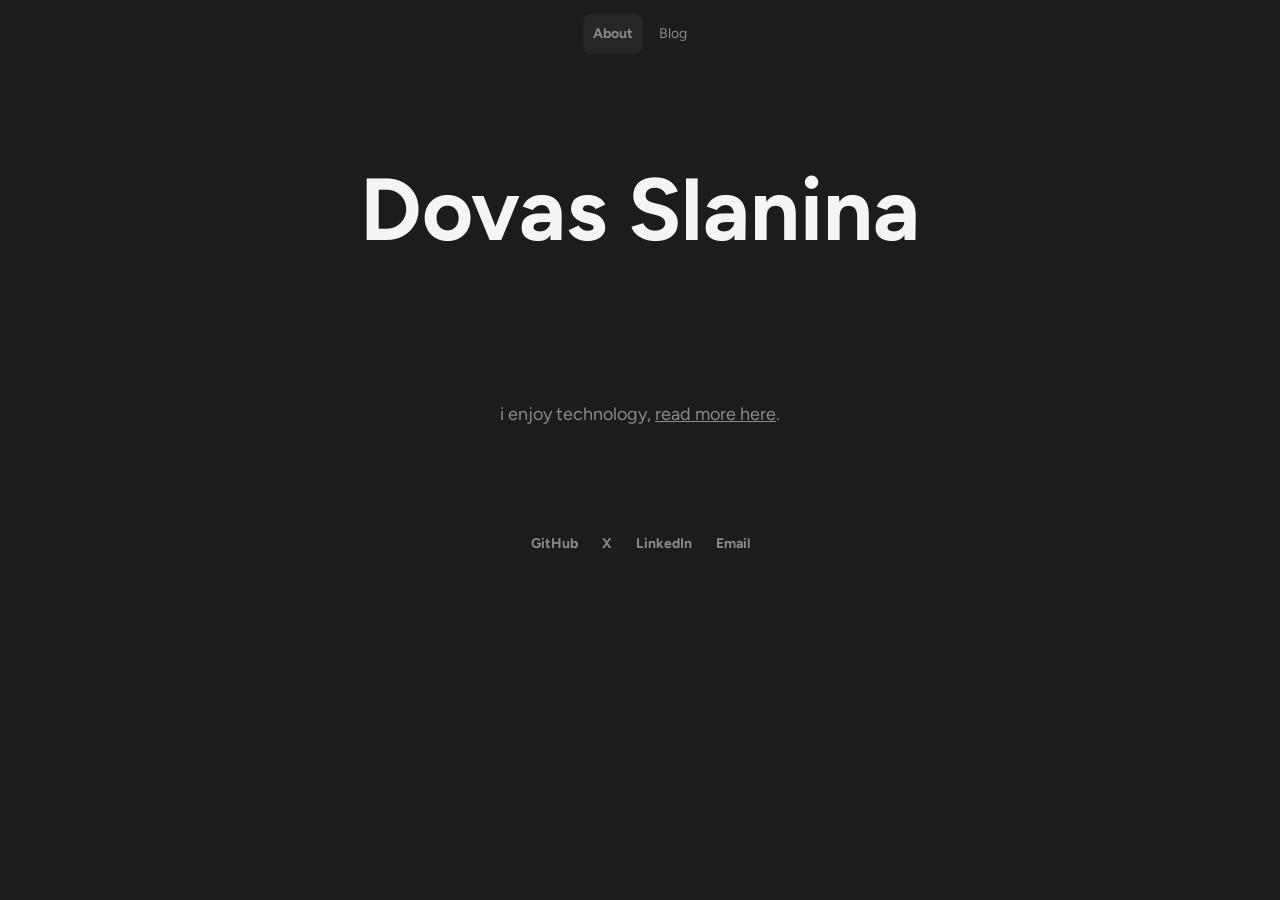
<file: index.html>
<!DOCTYPE html>
<html lang="en">
<head>
    <meta charset="UTF-8">
    <meta name="viewport" content="width=device-width, initial-scale=1.0">
    <title>Dovas - about</title>
    <meta name="description" content="Dovas is a software engineer in Switzerland building practical web products.">
    <link rel="canonical" href="https://dovas.net">
    <meta property="og:title" content="Dovas - Software Engineer">
    <meta property="og:description" content="Dovas is a software engineer in Switzerland building practical web products.">
    <meta property="og:type" content="website">
    <meta property="og:url" content="https://dovas.net">
    <meta property="og:image" content="https://dovas.net/assets/og-image.png">
    <meta name="twitter:card" content="summary_large_image">
    <meta name="twitter:title" content="Dovas - Software Engineer">
    <meta name="twitter:description" content="Dovas is a software engineer in Switzerland building practical web products.">
    <meta name="twitter:image" content="https://dovas.net/assets/og-image.png">
    <link rel="alternate" type="application/rss+xml" title="Dovas Blog" href="feed.xml">
    <link rel="icon" href="assets/favicon.svg" type="image/svg+xml">
    <link rel="icon" id="favicon" type="image/png">
    <link rel="preconnect" href="https://fonts.googleapis.com">
    <link rel="preconnect" href="https://fonts.gstatic.com" crossorigin>
    <link href="https://fonts.googleapis.com/css2?family=Figtree:wght@400;700&display=swap" rel="stylesheet">
    <link rel="stylesheet" href="style.css">
</head>
<body>
    <a class="skip-link" href="#main">Skip to content</a>

    <header class="site-header">
        <nav class="nav" aria-label="Primary navigation">
            <div class="nav-links">
                <a href="#about" aria-current="page">About</a>
                <a href="blog.html">Blog</a>
            </div>
        </nav>
    </header>

    <main id="main">
        <section class="hero" id="top" aria-labelledby="hero-title">
            <div class="hero-copy">
                <h1 id="hero-title">Dovas Slanina</h1>
            </div>
        </section>

        <section class="section section-grid" id="about">
            <div class="about-content">
                <p>i enjoy technology, <a href="blog.html">read more here</a>.</p>
            </div>
        </section>
    </main>

    <footer class="site-footer">
        <a href="https://github.com/dovas-net" target="_blank" rel="noopener">GitHub</a>
        <a href="https://x.com/nogp" target="_blank" rel="noopener">X</a>
        <a href="https://www.linkedin.com/in/dovas/" target="_blank" rel="noopener">LinkedIn</a>
        <a href="mailto:dovas@dovas.net">Email</a>
    </footer>

    <script type="application/ld+json">
{
    "@context": "https://schema.org",
    "@type": "Person",
    "name": "Dovas",
    "url": "https://dovas.net",
    "jobTitle": "Software Engineer",
    "address": {
        "@type": "PostalAddress",
        "addressLocality": "Switzerland"
    },
    "sameAs": [
        "https://github.com/dovas-net",
        "https://x.com/nogp",
        "https://www.linkedin.com/in/dovas/"
    ]
}
</script>
    <script src="main.js"></script>
</body>
</html>
</file>
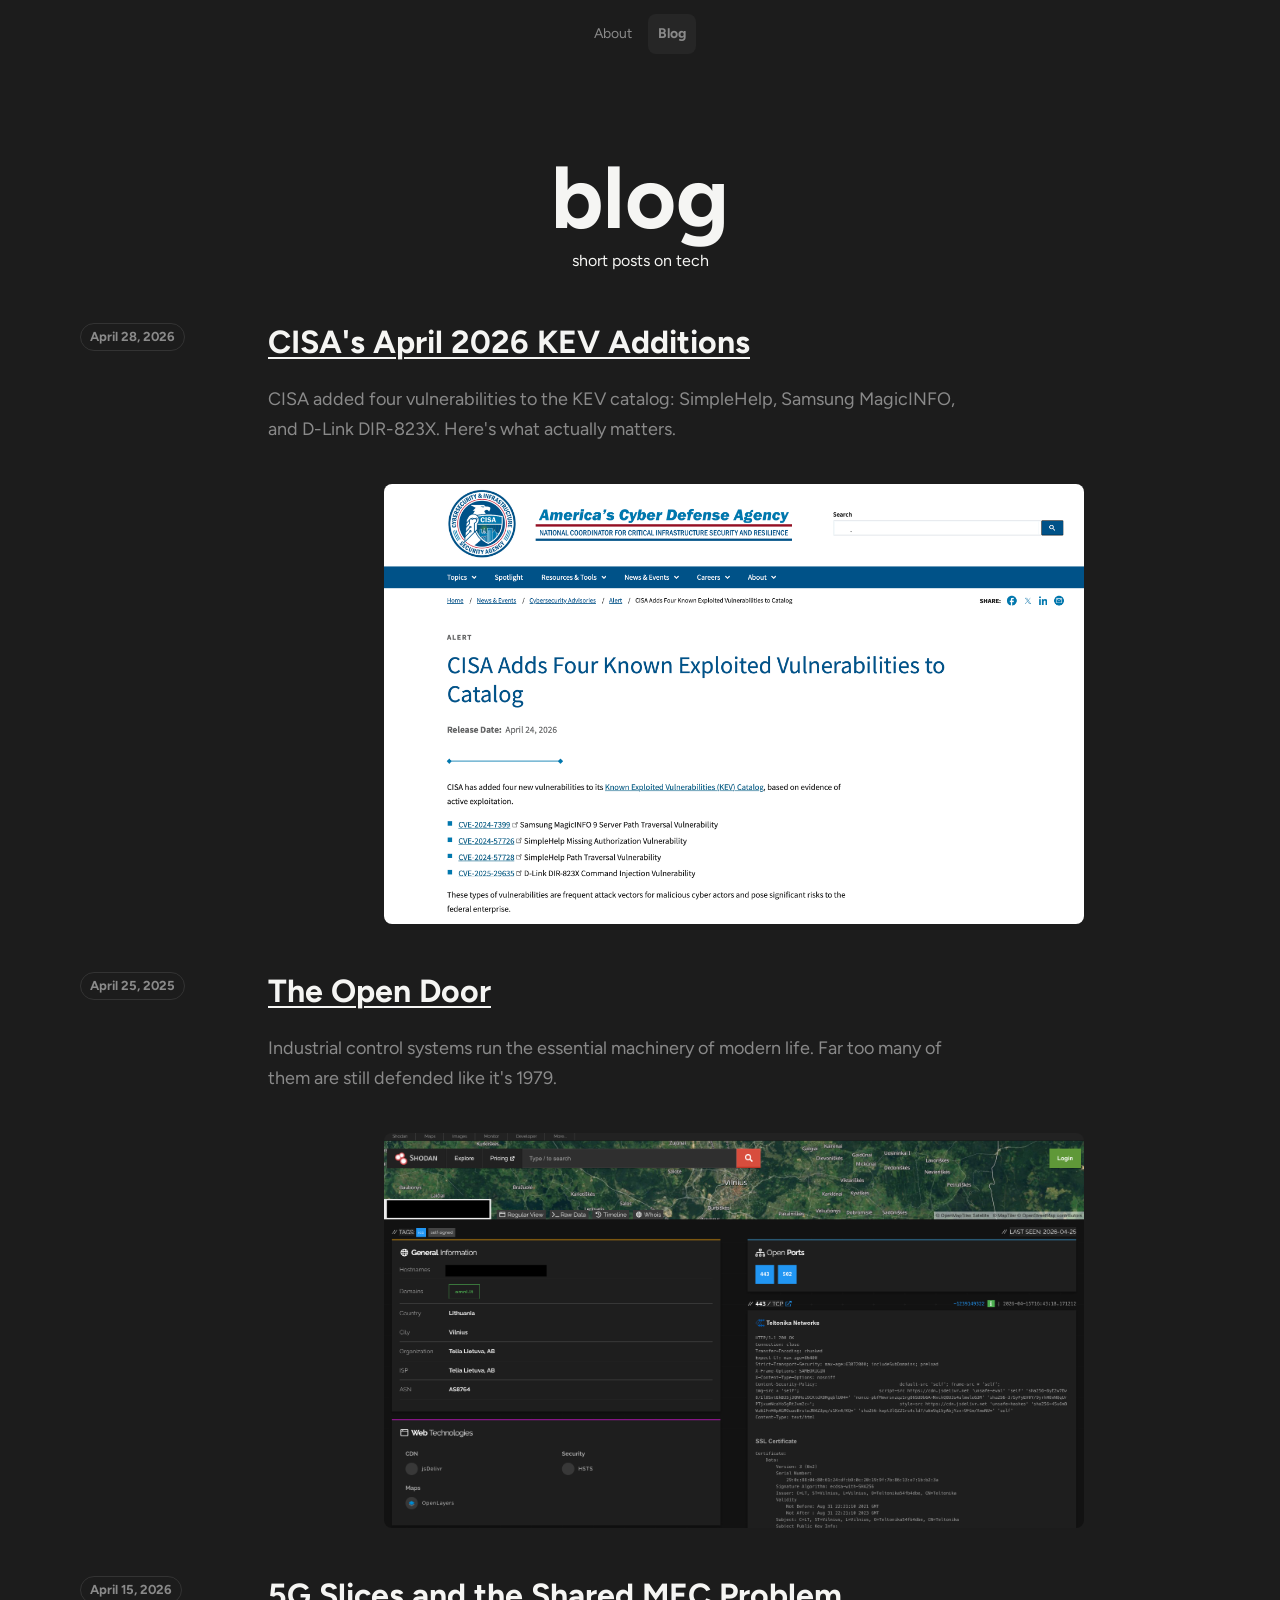
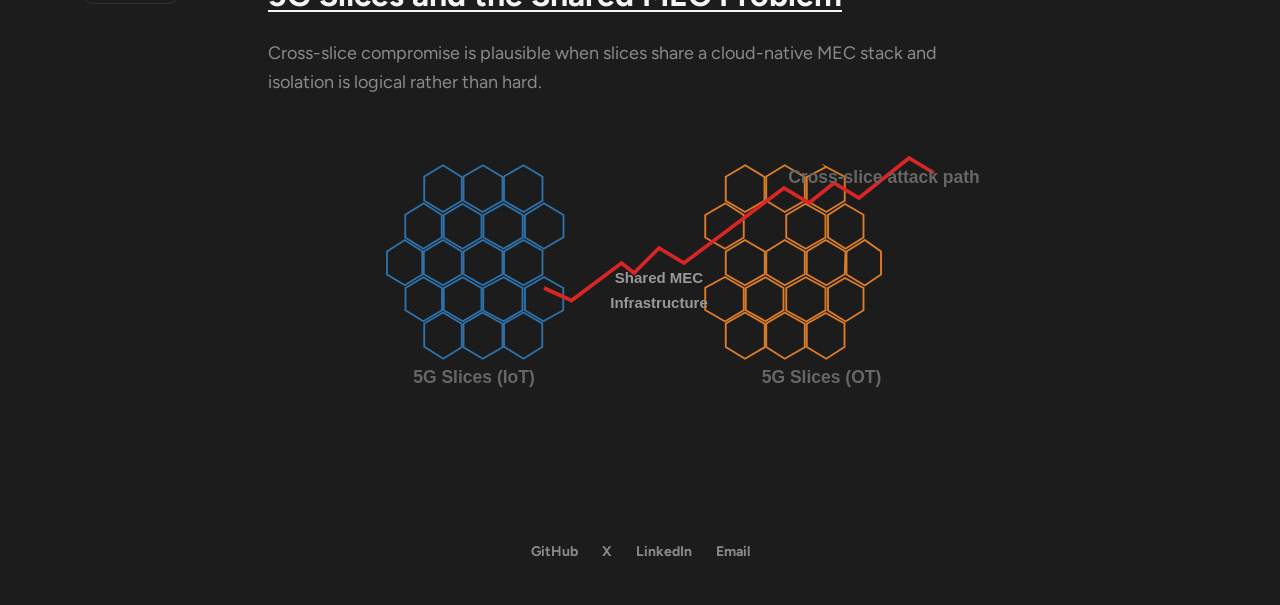
<file: blog.html>
<!DOCTYPE html>
<html lang="en">
<head>
    <meta charset="UTF-8">
    <meta name="viewport" content="width=device-width, initial-scale=1.0">
    <title>Dovas - blog</title>
    <meta name="description" content="Notes from the workbench.">
    <link rel="canonical" href="https://dovas.net/blog.html">
    <meta property="og:title" content="Blog - Dovas">
    <meta property="og:description" content="Notes from the workbench.">
    <meta property="og:type" content="website">
    <meta property="og:url" content="https://dovas.net/blog.html">
    <meta property="og:image" content="https://dovas.net/assets/og-image.png">
    <meta name="twitter:card" content="summary_large_image">
    <meta name="twitter:title" content="Blog - Dovas">
    <meta name="twitter:description" content="Notes from the workbench.">
    <meta name="twitter:image" content="https://dovas.net/assets/og-image.png">
    <link rel="alternate" type="application/rss+xml" title="Dovas Blog" href="../feed.xml">
    <link rel="icon" href="../assets/favicon.svg" type="image/svg+xml">
    <link rel="icon" id="favicon" type="image/png">
    <link rel="preconnect" href="https://fonts.googleapis.com">
    <link rel="preconnect" href="https://fonts.gstatic.com" crossorigin>
    <link href="https://fonts.googleapis.com/css2?family=Figtree:wght@400;700&display=swap" rel="stylesheet">
    <link rel="stylesheet" href="style.css">
</head>
<body>
    <a class="skip-link" href="#main">Skip to content</a>

    <header class="site-header">
        <nav class="nav" aria-label="Primary navigation">
            <div class="nav-links">
                <a href="index.html#about">About</a>
                <a href="blog.html" aria-current="page">Blog</a>
            </div>
        </nav>
    </header>

    <main id="main">
        <section class="section">
            <div class="blog-header">
                <div>
                    <h1>blog</h1>
                    <p>
                        short posts on tech
                    </p>
                </div>
            </div>

            <div class="post-list" style="margin-top: 48px;">
                <article class="post-row post-featured">
                    <div class="post-meta">
                        <span>April 28, 2026</span>
                    </div>
                    <div class="post-content">
                        <h2><a class="post-title-link" href="posts/cisa-kev-april-2026.html">CISA's April 2026 KEV Additions</a></h2>
                        <p class="post-excerpt">
                            CISA added four vulnerabilities to the KEV catalog: SimpleHelp, Samsung MagicINFO, and D-Link DIR-823X. Here's what actually matters.
                        </p>
                        <img src="assets/cisa-kev-april-2026.png" alt="CISA KEV catalog showing CVE-2024-57726, CVE-2024-57728, CVE-2024-7399, and CVE-2025-29635" width="840" height="476" loading="lazy" decoding="async">
                    </div>
                </article>

                <article class="post-row post-featured">
                    <div class="post-meta">
                        <span>April 25, 2025</span>
                    </div>
                    <div class="post-content">
                        <h2><a class="post-title-link" href="posts/ics-industrial-control-systems.html">The Open Door</a></h2>
                        <p class="post-excerpt">
                            Industrial control systems run the essential machinery of modern life. Far too many of them are still defended like it's 1979.
                        </p>
                        <img src="assets/shodan-teltonika-exposed.jpg" alt="Shodan showing exposed Teltonika device with ICS and self-signed tags" width="720" height="406" loading="lazy" decoding="async">
                    </div>
                </article>

                <article class="post-row post-featured">
                    <div class="post-meta">
                        <span>April 15, 2026</span>
                    </div>
                    <div class="post-content">
                        <h2><a class="post-title-link" href="posts/5g-slice-mec-pivoting.html">5G Slices and the Shared MEC Problem</a></h2>
                        <p class="post-excerpt">
                            Cross-slice compromise is plausible when slices share a cloud-native MEC stack and isolation is logical rather than hard.
                        </p>
                        <img src="assets/5g-mec-diagram.svg" alt="Diagram showing 5G network slices connecting through shared MEC infrastructure with cross-slice attack path" width="840" height="360" loading="lazy" decoding="async">
                    </div>
                </article>
            </div>
        </section>
    </main>

    <footer class="site-footer">
        <a href="https://github.com/dovas-net" target="_blank" rel="noopener">GitHub</a>
        <a href="https://x.com/nogp" target="_blank" rel="noopener">X</a>
        <a href="https://www.linkedin.com/in/dovas/" target="_blank" rel="noopener">LinkedIn</a>
        <a href="mailto:dovas@dovas.net">Email</a>
    </footer>

    <script type="application/ld+json">
{
    "@context": "https://schema.org",
    "@type": "Person",
    "name": "Dovas",
    "url": "https://dovas.net",
    "jobTitle": "Software Engineer",
    "address": {
        "@type": "PostalAddress",
        "addressLocality": "Switzerland"
    },
    "sameAs": [
        "https://github.com/dovas-net",
        "https://x.com/nogp",
        "https://www.linkedin.com/in/dovas/"
    ]
}
</script>
    <script src="main.js"></script>
</body>
</html>
</file>
<file: style.css>
*, *::before, *::after {
    box-sizing: border-box;
}

:root {
    --bg: #1c1c1c;
    --surface: #262626;
    --text: #f5f5f3;
    --muted: #8a8a8a;
    --line: #333333;
    --accent: #f5f5f3;
}

html {
    scroll-behavior: smooth;
}

body {
    margin: 0;
    min-width: 320px;
    background: var(--bg);
    color: var(--text);
    font-family: Figtree, ui-sans-serif, system-ui, -apple-system, BlinkMacSystemFont, "Segoe UI", sans-serif;
    font-size: 16px;
    line-height: 1.65;
    letter-spacing: 0;
    text-rendering: optimizeLegibility;
    -webkit-font-smoothing: antialiased;
}

a {
    color: inherit;
}

p, h1, h2, h3 {
    margin: 0;
}

.skip-link {
    position: absolute;
    left: 16px;
    top: 12px;
    z-index: 20;
    padding: 8px 10px;
    border-radius: 6px;
    background: var(--text);
    color: var(--bg);
    transform: translateY(-140%);
}

.skip-link:focus {
    transform: translateY(0);
}

.site-header {
    position: sticky;
    top: 0;
    z-index: 10;
    background: var(--bg);
}

.nav {
    width: min(1120px, calc(100% - 32px));
    min-height: 68px;
    margin: 0 auto;
    display: flex;
    align-items: center;
    justify-content: center;
    gap: 24px;
}

.brand {
    display: none;
}

.brand-mark {
    display: inline-grid;
    width: 34px;
    height: 34px;
    place-items: center;
    border-radius: 8px;
    background: var(--text);
    color: var(--bg);
    font-family: ui-monospace, SFMono-Regular, Menlo, Monaco, Consolas, "Liberation Mono", monospace;
    font-size: 15px;
}

.nav-links {
    display: flex;
    align-items: center;
    gap: 6px;
    color: var(--muted);
    font-size: 14px;
}

.nav-links a {
    padding: 8px 10px;
    border-radius: 8px;
    text-decoration: none;
}

.nav-links a[aria-current="page"] {
    background: var(--surface);
    font-weight: 700;
}

.nav-links a:hover,
.nav-links a:focus-visible {
    background: var(--surface);
    color: var(--text);
    outline: none;
}

.hero,
.section,
.site-footer {
    width: min(1120px, calc(100% - 32px));
    margin: 0 auto;
}

.hero {
    padding: 86px 0 74px;
}

.hero-copy {
    max-width: 720px;
    margin: 0 auto;
    text-align: center;
}

.eyebrow,
.section-label,
.card-meta,
.post-meta {
    color: var(--muted);
    font-size: 13px;
    font-weight: 700;
    line-height: 1.4;
}

h1 {
    margin-top: 12px;
    font-size: 88px;
    line-height: 0.98;
    letter-spacing: 0;
}

.hero-lead {
    max-width: 670px;
    margin-top: 22px;
    color: var(--muted);
    font-size: 20px;
    line-height: 1.7;
}

.hero-actions {
    display: flex;
    flex-wrap: wrap;
    gap: 12px;
    margin-top: 32px;
}

.button {
    display: inline-flex;
    min-height: 44px;
    align-items: center;
    justify-content: center;
    padding: 10px 16px;
    border: 1px solid var(--line);
    border-radius: 8px;
    font-weight: 700;
    text-decoration: none;
}

.button-primary {
    border-color: var(--accent);
    background: var(--text);
    color: var(--bg);
}

.button-primary:hover,
.button-primary:focus-visible {
    background: var(--muted);
    outline: none;
}

.button-secondary {
    background: var(--surface);
}

.button-secondary:hover,
.button-secondary:focus-visible {
    border-color: var(--text);
    outline: none;
}

.section {
    padding: 74px 0;
}

.section-grid {
    display: grid;
    grid-template-columns: minmax(220px, 0.65fr) minmax(0, 1fr);
    gap: 56px;
}

.section-header {
    max-width: 760px;
    margin-bottom: 28px;
}

h2 {
    margin-top: 8px;
    font-size: 40px;
    line-height: 1.12;
    letter-spacing: 0;
}

.section-copy {
    display: grid;
    gap: 18px;
    color: var(--muted);
    font-size: 18px;
}

.about-content {
    grid-column: 1 / -1;
    text-align: center;
}

.about-content p {
    max-width: 640px;
    margin-left: auto;
    margin-right: auto;
    color: var(--muted);
    font-size: 18px;
    text-align: center;
}

.post-list {
    overflow: hidden;
    display: flex;
    flex-direction: column;
    gap: 48px;
}

.post-row {
    display: grid;
    grid-template-columns: 220px minmax(0, 1fr);
    gap: 28px;
}

.post-meta {
    display: flex;
    align-items: flex-start;
    flex-wrap: wrap;
    gap: 8px;
}

.post-meta span {
    display: inline-flex;
    align-items: center;
    min-height: 28px;
    padding: 4px 9px;
    border: 1px solid var(--line);
    border-radius: 999px;
    background: var(--bg);
    color: var(--muted);
    font-size: 13px;
    font-weight: 700;
}

.post-row p {
    margin-top: 8px;
    max-width: 700px;
    color: var(--muted);
}

.post-row h3 {
    font-size: 22px;
    line-height: 1.25;
    letter-spacing: 0;
}

.blog-header > div {
    max-width: 760px;
    margin: 0 auto;
    text-align: center;
}

.blog-header > div p {
    margin-top: 8px;
}

.site-footer {
    display: flex;
    justify-content: center;
    align-items: center;
    gap: 24px;
    padding: 28px 0 42px;
    color: var(--muted);
    font-size: 14px;
}

.site-footer a {
    color: var(--muted);
    text-decoration: none;
    font-weight: 700;
    cursor: pointer;
}

.site-footer a:hover,
.site-footer a:focus-visible {
    color: var(--text);
    outline: none;
}

.post-featured {
    grid-template-columns: 160px minmax(0, 1fr);
}

.post-featured .post-meta {
    flex-direction: column;
}

.post-content {
    display: flex;
    flex-direction: column;
    gap: 16px;
}

.post-content img {
    max-width: none;
}

.post-featured {
    grid-template-columns: 160px minmax(0, 1fr);
}

.post-featured h2 {
    font-size: 32px;
    line-height: 1.2;
    letter-spacing: 0;
    margin-top: 0;
}

.post-featured h2 a {
    color: var(--text);
    text-decoration-color: var(--text);
    text-decoration-thickness: 2px;
    text-underline-offset: 4px;
}

.post-featured h2 a:hover,
.post-featured h2 a:focus-visible {
    color: var(--muted);
    outline: none;
}

.post-excerpt {
    max-width: 700px;
    color: var(--muted);
    font-size: 18px;
    line-height: 1.65;
}

.post-featured img {
    display: block;
    width: 100%;
    max-width: 700px;
    height: auto;
    margin: 24px auto 0;
    border-radius: 8px;
    background: transparent;
}

.back-link {
    display: inline-flex;
    align-items: center;
    gap: 8px;
    color: var(--muted);
    font-size: 14px;
    font-weight: 700;
    text-decoration: none;
}

.back-link:hover,
.back-link:focus-visible {
    color: var(--text);
    outline: none;
}

.article-header {
    margin-bottom: 48px;
}

.article-header h1 {
    font-size: 48px;
    line-height: 1.1;
    letter-spacing: 0;
    margin-top: 16px;
}

.article-header .lead {
    margin-top: 24px;
    font-size: 22px;
    line-height: 1.6;
    color: var(--muted);
}

.article-header img {
    display: block;
    width: 100%;
    max-width: 700px;
    height: auto;
    margin: 32px auto 0;
    border-radius: 8px;
    background: transparent;
}

.article-content h2 {
    font-size: 28px;
    margin-top: 64px;
    margin-bottom: 24px;
    color: var(--text);
}

.tldr {
    background: var(--surface);
    padding: 20px 24px;
    border-radius: 8px;
    margin-bottom: 40px;
    font-size: 17px;
    line-height: 1.65;
    color: var(--muted);
    border-left: 3px solid var(--text);
}

.tldr strong {
    color: var(--text);
}

.article-content h3 {
    font-size: 22px;
    margin-top: 48px;
    margin-bottom: 16px;
    margin-bottom: 18px;
    color: var(--text);
}

.article-content p {
    margin-bottom: 20px;
    font-size: 18px;
    line-height: 1.8;
    color: var(--text);
}

.article-content ul,
.article-content ol {
    margin-bottom: 24px;
    padding-left: 24px;
    font-size: 18px;
    line-height: 1.8;
}

.article-content li {
    margin-bottom: 12px;
}

.article-content table {
    width: 100%;
    margin: 32px 0;
    border-collapse: collapse;
    font-size: 15px;
}

.article-content th,
.article-content td {
    padding: 14px 16px;
    border: 1px solid var(--line);
    text-align: left;
}

.article-content th {
    background: var(--surface);
    color: var(--text);
    font-weight: 700;
}

.article-content td {
    background: var(--bg);
    color: var(--muted);
}

.article-content a {
    color: var(--text);
    text-decoration-color: var(--text);
    text-decoration-thickness: 2px;
    text-underline-offset: 4px;
}

.article-content a:hover,
.article-content a:focus-visible {
    color: var(--muted);
    outline: none;
}

.article-content code {
    padding: 2px 6px;
    border-radius: 4px;
    background: var(--surface);
    color: var(--muted);
    font-size: 14px;
}

.blog-layout {
    display: flex;
    justify-content: center;
    gap: 80px;
    width: 100%;
    padding: 64px 16px;
}

.sidebar {
    width: 160px;
    flex-shrink: 0;
    position: relative;
}

.article-body {
    width: 100%;
    max-width: 640px;
    margin: 0;
    padding: 0;
}

.sidebar-sticky {
    position: sticky;
    top: 50%;
    transform: translateY(-50%);
}

.sidebar-label {
    color: var(--muted);
    font-size: 13px;
    font-weight: 700;
    margin-bottom: 16px;
}

.section-nav {
    display: flex;
    flex-direction: column;
    gap: 2px;
}

.section-nav a {
    display: block;
    padding: 6px 10px;
    border-radius: 6px;
    color: var(--muted);
    font-size: 13px;
    font-weight: 700;
    text-decoration: none;
}

.section-nav a:hover,
.section-nav a:focus-visible {
    background: var(--surface);
    color: var(--text);
    outline: none;
}

.section-nav a.active {
    background: var(--text) !important;
    color: var(--bg) !important;
}

@media (max-width: 900px) {
    .hero,
    .section-grid,
    .blog-header {
        grid-template-columns: 1fr;
    }

    .hero {
        gap: 34px;
        padding-top: 58px;
    }

    h1 {
        font-size: 64px;
    }

    h2 {
        font-size: 34px;
    }

    .post-row {
        grid-template-columns: 1fr;
        gap: 14px;
    }

    .post-featured {
        grid-template-columns: 1fr;
    }

    .article-header h1 {
        font-size: 40px;
    }

    .article-content h2 {
        font-size: 24px;
    }

    .article-content h3 {
        font-size: 20px;
    }

    .article-content p,
    .article-content li {
        font-size: 16px;
    }

    .blog-layout {
        grid-template-columns: 1fr;
        gap: 32px;
    }

    .sidebar {
        display: none;
    }
}

@media (max-width: 640px) {
    .nav {
        min-height: auto;
        padding: 14px 0;
        align-items: flex-start;
        flex-direction: column;
        gap: 12px;
    }

    .nav-links {
        width: 100%;
        justify-content: space-between;
        overflow-x: auto;
        padding-bottom: 2px;
    }

    .nav-links a {
        padding-inline: 6px;
    }

    .hero,
    .section,
    .site-footer {
        width: min(1120px, calc(100% - 24px));
    }

    h1 {
        font-size: 48px;
    }

    h2 {
        font-size: 29px;
    }

    .hero-lead,
    .section-copy {
        font-size: 16px;
    }

    .section {
        padding: 54px 0;
    }

    .post-row {
        padding: 18px;
    }

    .article-header h1 {
        font-size: 32px;
    }

    .article-header .lead {
        font-size: 18px;
    }

    .post-featured h2 {
        font-size: 26px;
    }
}

@media (prefers-reduced-motion: reduce) {
    *,
    *::before,
    *::after {
        scroll-behavior: auto !important;
    }
}
</file>
